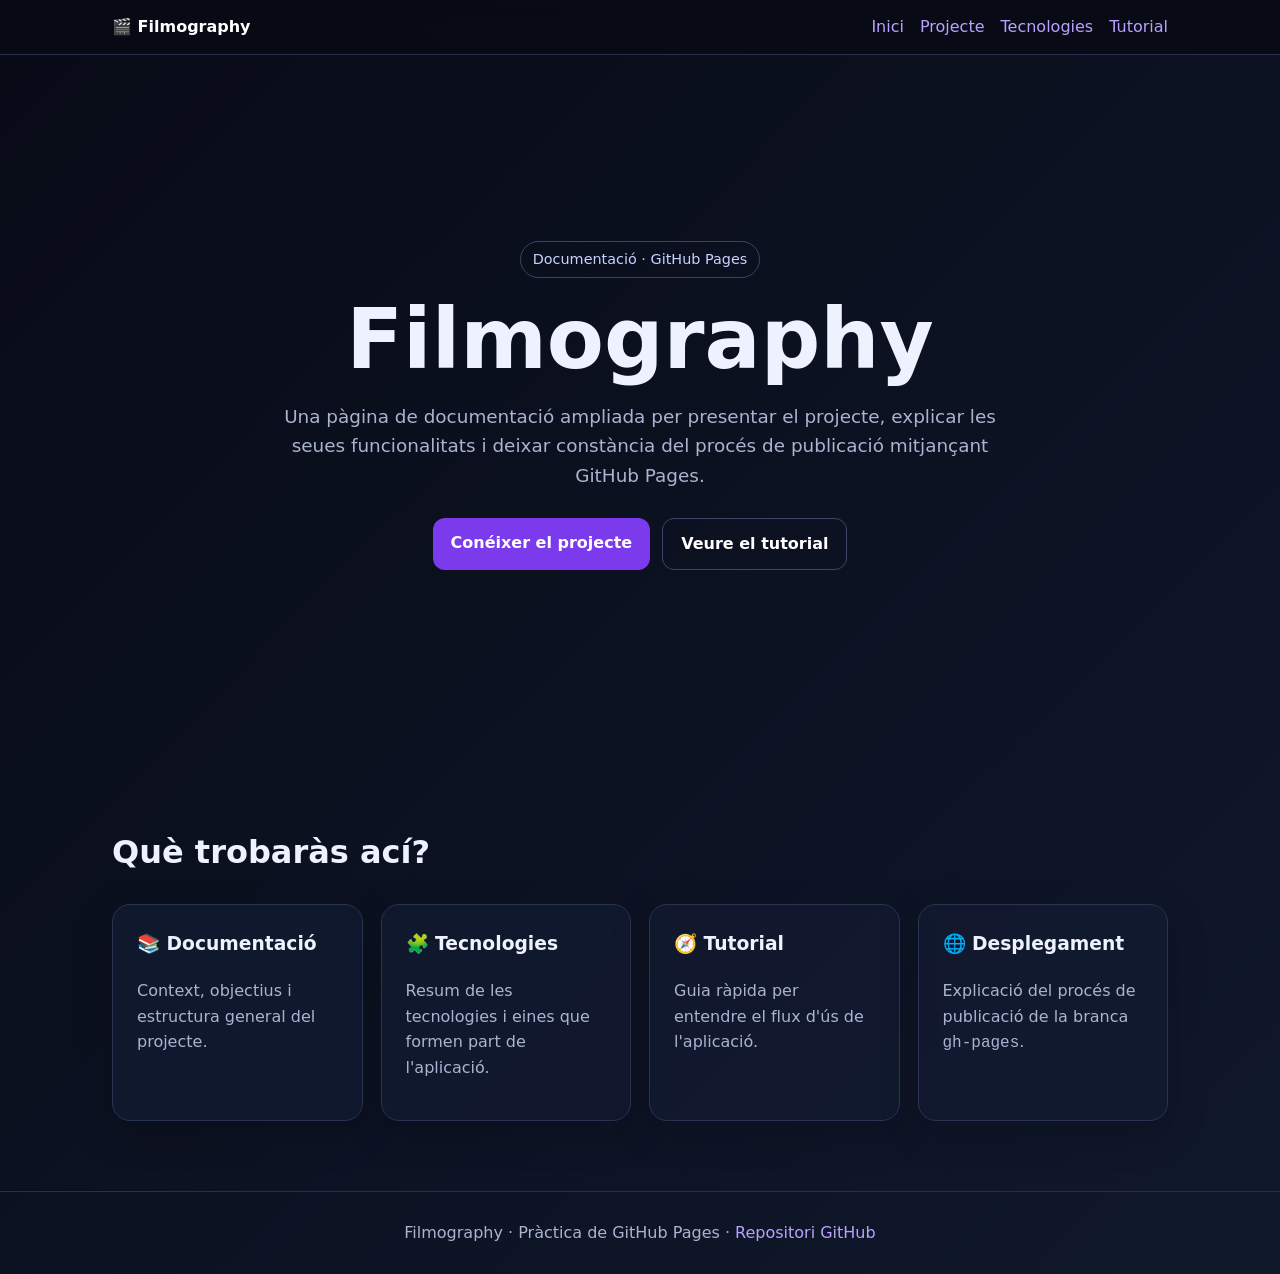
<file: index.html>
<!doctype html>
<html lang="ca">

<head>
    <meta charset="utf-8">
    <meta name="viewport" content="width=device-width, initial-scale=1">
    <title>Filmography · Inici</title>
    <link rel="stylesheet" href="css/style.css">
</head>

<body>
    <nav>
        <div class="nav">
            <a class="brand" href="index.html">🎬 Filmography</a>

            <div class="links">
                <a href="index.html">Inici</a>
                <a href="projecte.html">Projecte</a>
                <a href="tecnologies.html">Tecnologies</a>
                <a href="tutorial.html">Tutorial</a>
            </div>
        </div>
    </nav>

    <header class="hero container">
        <div>
            <span class="badge">Documentació · GitHub Pages</span>

            <h1>Filmography</h1>

            <p class="lead">
                Una pàgina de documentació ampliada per presentar el projecte,
                explicar les seues funcionalitats i deixar constància del procés
                de publicació mitjançant GitHub Pages.
            </p>

            <div class="buttons">
                <a class="btn" href="projecte.html">
                    Conéixer el projecte
                </a>

                <a class="btn alt" href="tutorial.html">
                    Veure el tutorial
                </a>
            </div>
        </div>
    </header>

    <main class="container">
        <h2>Què trobaràs ací?</h2>

        <div class="grid">
            <article class="card">
                <h3>📚 Documentació</h3>

                <p class="muted">
                    Context, objectius i estructura general del projecte.
                </p>
            </article>

            <article class="card">
                <h3>🧩 Tecnologies</h3>

                <p class="muted">
                    Resum de les tecnologies i eines que formen part de
                    l'aplicació.
                </p>
            </article>

            <article class="card">
                <h3>🧭 Tutorial</h3>

                <p class="muted">
                    Guia ràpida per entendre el flux d'ús de l'aplicació.
                </p>
            </article>

            <article class="card">
                <h3>🌐 Desplegament</h3>

                <p class="muted">
                    Explicació del procés de publicació de la branca
                    <code>gh-pages</code>.
                </p>
            </article>
        </div>
    </main>

    <footer>
        Filmography · Pràctica de GitHub Pages ·
        <a href="https://github.com/AxelTheFox/Filmography-v4">
            Repositori GitHub
        </a>
    </footer>
</body>

</html>
</file>
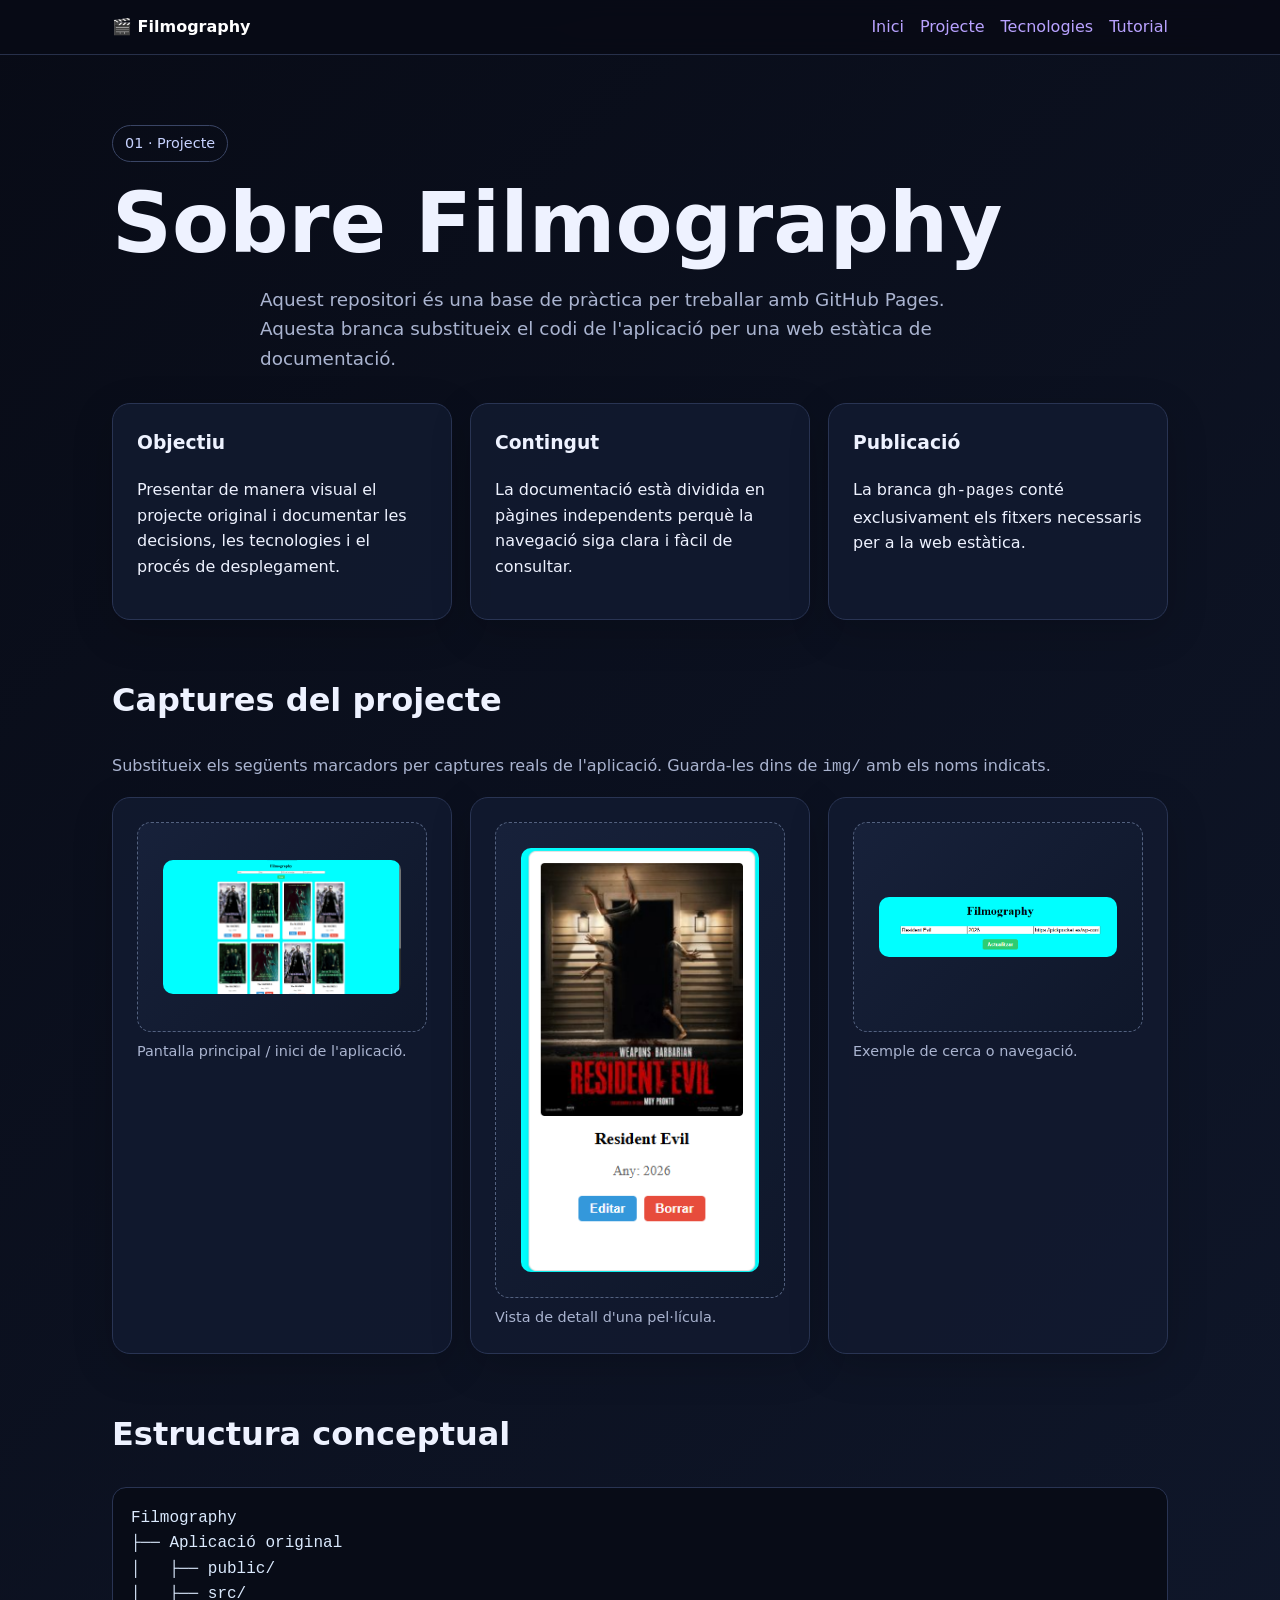
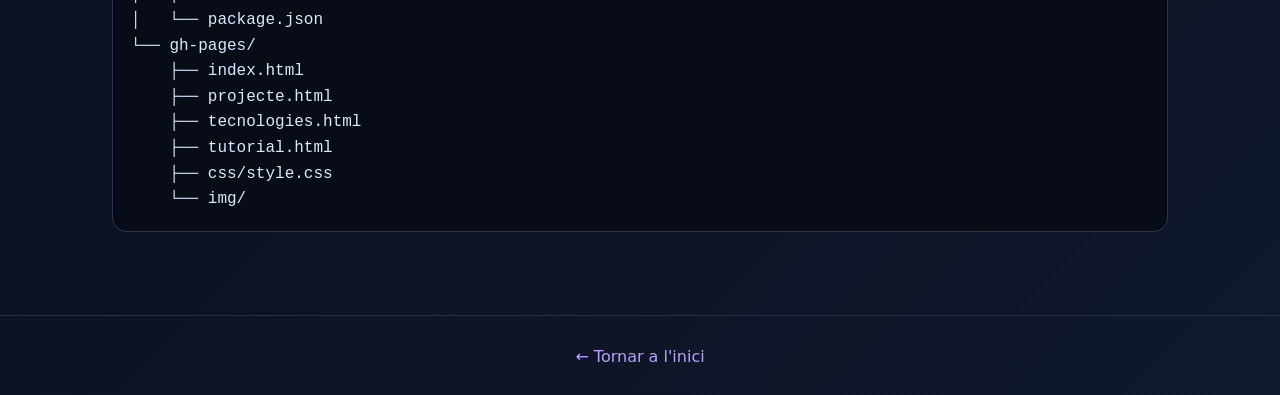
<file: projecte.html>
<!doctype html>
<html lang="ca">
<head>
    <meta charset="utf-8">
    <meta name="viewport" content="width=device-width, initial-scale=1">
    <title>Filmography · Projecte</title>
    <link rel="stylesheet" href="css/style.css">
</head>

<body>
    <nav>
        <div class="nav">
            <a class="brand" href="index.html">🎬 Filmography</a>

            <div class="links">
                <a href="index.html">Inici</a>
                <a href="projecte.html">Projecte</a>
                <a href="tecnologies.html">Tecnologies</a>
                <a href="tutorial.html">Tutorial</a>
            </div>
        </div>
    </nav>

    <main class="container">
        <span class="badge">01 · Projecte</span>

        <h1>Sobre Filmography</h1>

        <p class="lead">
            Aquest repositori és una base de pràctica per treballar amb GitHub Pages.
            Aquesta branca substitueix el codi de l'aplicació per una web estàtica
            de documentació.
        </p>

        <div class="grid" style="margin-top: 30px">
            <article class="card">
                <h3>Objectiu</h3>
                <p>
                    Presentar de manera visual el projecte original i documentar
                    les decisions, les tecnologies i el procés de desplegament.
                </p>
            </article>

            <article class="card">
                <h3>Contingut</h3>
                <p>
                    La documentació està dividida en pàgines independents perquè
                    la navegació siga clara i fàcil de consultar.
                </p>
            </article>

            <article class="card">
                <h3>Publicació</h3>
                <p>
                    La branca <code>gh-pages</code> conté exclusivament els fitxers
                    necessaris per a la web estàtica.
                </p>
            </article>
        </div>

        <h2 style="margin-top: 55px">Captures del projecte</h2>

        <p class="muted">
            Substitueix els següents marcadors per captures reals de l'aplicació.
            Guarda-les dins de <code>img/</code> amb els noms indicats.
        </p>

        <div class="grid">
    <figure class="card">
        <div class="shot">
            <img src="img/captura-inici.png" alt="Pantalla principal de l'aplicació">
        </div>

        <figcaption>
            Pantalla principal / inici de l'aplicació.
        </figcaption>
    </figure>

    <figure class="card">
        <div class="shot">
            <img src="img/captura-pelicula.png" alt="Vista de detall d'una pel·lícula">
        </div>

        <figcaption>
            Vista de detall d'una pel·lícula.
        </figcaption>
    </figure>

    <figure class="card">
        <div class="shot">
            <img src="img/captura-actualitzar.png" alt="Exemple de cerca o navegació">
        </div>

        <figcaption>
            Exemple de cerca o navegació.
        </figcaption>
    </figure>
</div>

        <h2 style="margin-top: 55px">Estructura conceptual</h2>

        <pre><code>Filmography
├── Aplicació original
│   ├── public/
│   ├── src/
│   └── package.json
└── gh-pages/
    ├── index.html
    ├── projecte.html
    ├── tecnologies.html
    ├── tutorial.html
    ├── css/style.css
    └── img/</code></pre>
    </main>

    <footer>
        <a href="index.html">← Tornar a l'inici</a>
    </footer>
</body>
</html>
</file>
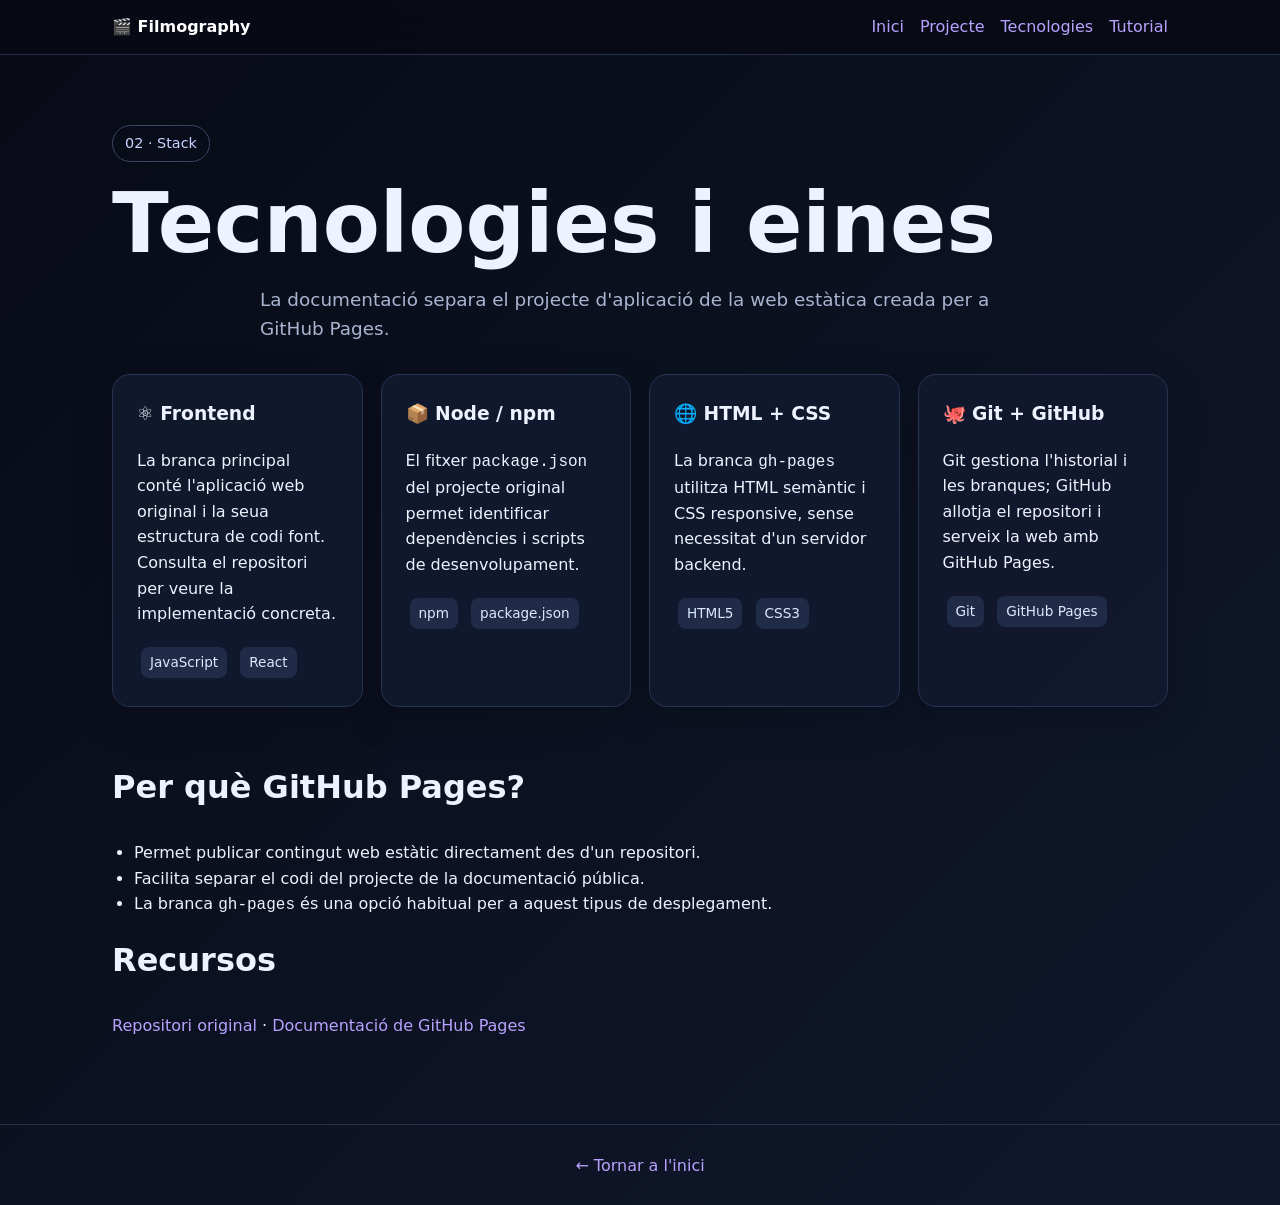
<file: tecnologies.html>
<!doctype html>
<html lang="ca">

<head>
    <meta charset="utf-8">
    <meta name="viewport" content="width=device-width, initial-scale=1">
    <title>Filmography · Tecnologies</title>
    <link rel="stylesheet" href="css/style.css">
</head>

<body>
    <nav>
        <div class="nav">
            <a class="brand" href="index.html">🎬 Filmography</a>

            <div class="links">
                <a href="index.html">Inici</a>
                <a href="projecte.html">Projecte</a>
                <a href="tecnologies.html">Tecnologies</a>
                <a href="tutorial.html">Tutorial</a>
            </div>
        </div>
    </nav>

    <main class="container">
        <span class="badge">02 · Stack</span>

        <h1>Tecnologies i eines</h1>

        <p class="lead">
            La documentació separa el projecte d'aplicació de la web estàtica
            creada per a GitHub Pages.
        </p>

        <div class="grid" style="margin-top: 30px">
            <article class="card">
                <h3>⚛️ Frontend</h3>

                <p>
                    La branca principal conté l'aplicació web original i la seua
                    estructura de codi font. Consulta el repositori per veure la
                    implementació concreta.
                </p>

                <span class="tag">JavaScript</span>
                <span class="tag">React</span>
            </article>

            <article class="card">
                <h3>📦 Node / npm</h3>

                <p>
                    El fitxer <code>package.json</code> del projecte original
                    permet identificar dependències i scripts de desenvolupament.
                </p>

                <span class="tag">npm</span>
                <span class="tag">package.json</span>
            </article>

            <article class="card">
                <h3>🌐 HTML + CSS</h3>

                <p>
                    La branca <code>gh-pages</code> utilitza HTML semàntic i CSS
                    responsive, sense necessitat d'un servidor backend.
                </p>

                <span class="tag">HTML5</span>
                <span class="tag">CSS3</span>
            </article>

            <article class="card">
                <h3>🐙 Git + GitHub</h3>

                <p>
                    Git gestiona l'historial i les branques; GitHub allotja el
                    repositori i serveix la web amb GitHub Pages.
                </p>

                <span class="tag">Git</span>
                <span class="tag">GitHub Pages</span>
            </article>
        </div>

        <h2 style="margin-top: 55px">Per què GitHub Pages?</h2>

        <ul>
            <li>
                Permet publicar contingut web estàtic directament des d'un
                repositori.
            </li>
            <li>
                Facilita separar el codi del projecte de la documentació pública.
            </li>
            <li>
                La branca <code>gh-pages</code> és una opció habitual per a aquest
                tipus de desplegament.
            </li>
        </ul>

        <h2>Recursos</h2>

        <p>
            <a href="https://github.com/AxelTheFox/Filmography-v4">
                Repositori original
            </a>
            ·
            <a href="https://docs.github.com/en/pages">
                Documentació de GitHub Pages
            </a>
        </p>
    </main>

    <footer>
        <a href="index.html">← Tornar a l'inici</a>
    </footer>
</body>

</html>
</file>
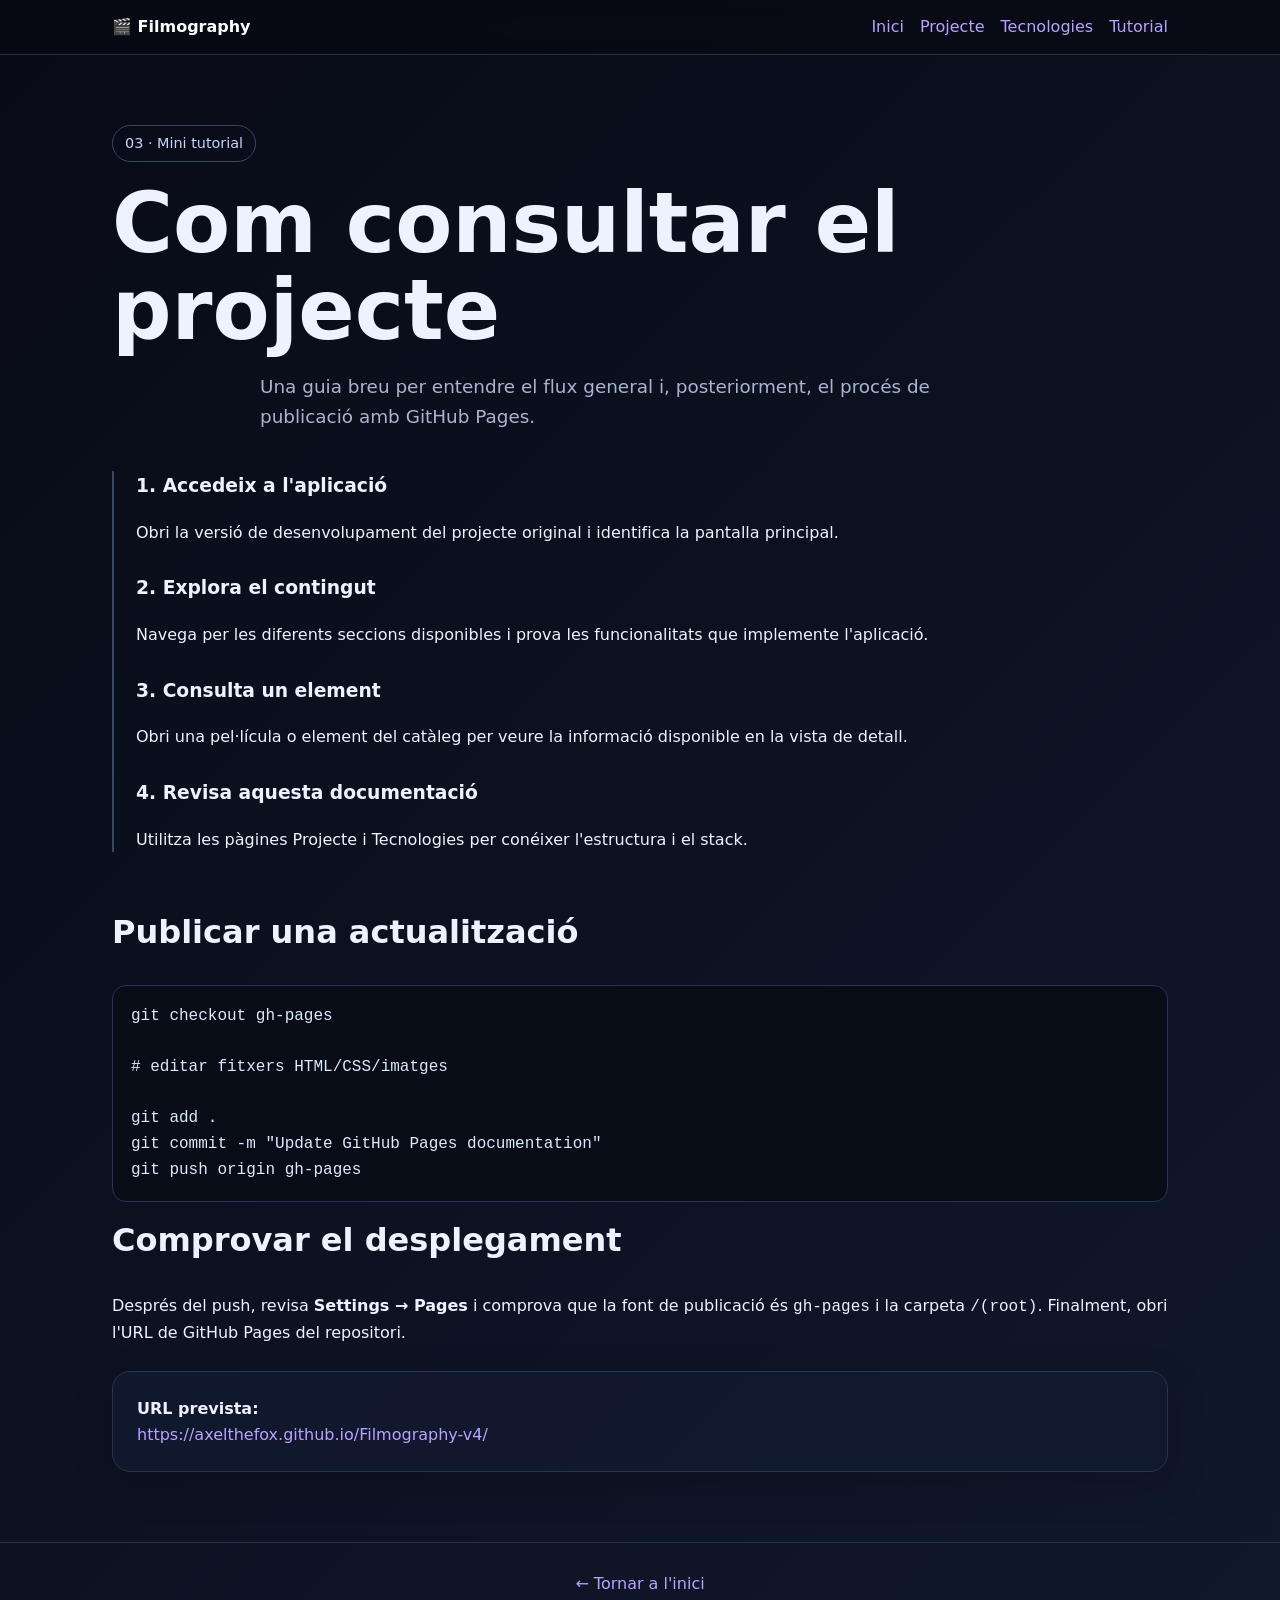
<file: tutorial.html>
<!doctype html>
<html lang="ca">

<head>
    <meta charset="utf-8">
    <meta name="viewport" content="width=device-width, initial-scale=1">
    <title>Filmography · Tutorial</title>
    <link rel="stylesheet" href="css/style.css">
</head>

<body>
    <nav>
        <div class="nav">
            <a class="brand" href="index.html">🎬 Filmography</a>

            <div class="links">
                <a href="index.html">Inici</a>
                <a href="projecte.html">Projecte</a>
                <a href="tecnologies.html">Tecnologies</a>
                <a href="tutorial.html">Tutorial</a>
            </div>
        </div>
    </nav>

    <main class="container">
        <span class="badge">03 · Mini tutorial</span>

        <h1>Com consultar el projecte</h1>

        <p class="lead">
            Una guia breu per entendre el flux general i, posteriorment, el procés
            de publicació amb GitHub Pages.
        </p>

        <div class="timeline" style="margin-top: 40px">
            <div class="step">
                <h3>1. Accedeix a l'aplicació</h3>

                <p>
                    Obri la versió de desenvolupament del projecte original i
                    identifica la pantalla principal.
                </p>
            </div>

            <div class="step">
                <h3>2. Explora el contingut</h3>

                <p>
                    Navega per les diferents seccions disponibles i prova les
                    funcionalitats que implemente l'aplicació.
                </p>
            </div>

            <div class="step">
                <h3>3. Consulta un element</h3>

                <p>
                    Obri una pel·lícula o element del catàleg per veure la
                    informació disponible en la vista de detall.
                </p>
            </div>

            <div class="step">
                <h3>4. Revisa aquesta documentació</h3>

                <p>
                    Utilitza les pàgines Projecte i Tecnologies per conéixer
                    l'estructura i el stack.
                </p>
            </div>
        </div>

        <h2 style="margin-top: 55px">Publicar una actualització</h2>

        <pre><code>git checkout gh-pages

# editar fitxers HTML/CSS/imatges

git add .
git commit -m "Update GitHub Pages documentation"
git push origin gh-pages</code></pre>

        <h2>Comprovar el desplegament</h2>

        <p>
            Després del push, revisa <strong>Settings → Pages</strong> i comprova
            que la font de publicació és <code>gh-pages</code> i la carpeta
            <code>/(root)</code>. Finalment, obri l'URL de GitHub Pages del
            repositori.
        </p>

        <div class="card" style="margin-top: 25px">
            <strong>URL prevista:</strong>
            <br>
            <a href="https://axelthefox.github.io/Filmography-v4/">
                https://axelthefox.github.io/Filmography-v4/
            </a>
        </div>
    </main>

    <footer>
        <a href="index.html">← Tornar a l'inici</a>
    </footer>
</body>

</html>
</file>
<file: css/style.css>
:root {
    --bg: #0b1020;
    --panel: #121a2f;
    --text: #eef2ff;
    --muted: #aab4d0;
    --accent: #7c3aed;
    --accent2: #22d3ee;
}

* {
    box-sizing: border-box;
}

html {
    scroll-behavior: smooth;
}

body {
    margin: 0;
    font-family: Inter, system-ui, -apple-system, Segoe UI, sans-serif;
    background: linear-gradient(135deg, #080b16, #10182c);
    color: var(--text);
    line-height: 1.6;
}

a {
    color: #b9a2ff;
    text-decoration: none;
}

a:hover {
    text-decoration: underline;
}

nav {
    position: sticky;
    top: 0;
    z-index: 10;
    background: rgba(8, 11, 22, 0.9);
    backdrop-filter: blur(10px);
    border-bottom: 1px solid #27304a;
}

.nav {
    max-width: 1100px;
    margin: auto;
    padding: 14px 22px;
    display: flex;
    gap: 20px;
    align-items: center;
    justify-content: space-between;
}

.brand {
    font-weight: 800;
    color: white;
}

.links {
    display: flex;
    gap: 16px;
    flex-wrap: wrap;
}

.container {
    max-width: 1100px;
    margin: auto;
    padding: 70px 22px;
}

.hero {
    min-height: 78vh;
    display: grid;
    place-items: center;
    text-align: center;
}

.badge {
    display: inline-block;
    padding: 6px 12px;
    border: 1px solid #3a4565;
    border-radius: 999px;
    color: #c7d2fe;
    font-size: 0.9rem;
}

h1 {
    font-size: clamp(2.5rem, 7vw, 5.2rem);
    line-height: 1.05;
    margin: 18px 0;
}

h2 {
    font-size: 2rem;
    margin-top: 0;
}

.lead {
    max-width: 760px;
    margin: 0 auto;
    color: var(--muted);
    font-size: 1.15rem;
}

.buttons {
    margin-top: 28px;
    display: flex;
    gap: 12px;
    justify-content: center;
    flex-wrap: wrap;
}

.btn {
    padding: 12px 18px;
    border-radius: 12px;
    background: var(--accent);
    color: white;
    font-weight: 700;
}

.btn.alt {
    background: transparent;
    border: 1px solid #3b4666;
}

.grid {
    display: grid;
    grid-template-columns: repeat(auto-fit, minmax(240px, 1fr));
    gap: 18px;
}

.card {
    background: rgba(18, 26, 47, 0.88);
    border: 1px solid #293453;
    border-radius: 18px;
    padding: 24px;
    box-shadow: 0 12px 40px rgba(0, 0, 0, 0.18);
}

.card h3 {
    margin-top: 0;
}

.muted {
    color: var(--muted);
}

.tag {
    display: inline-block;
    margin: 4px;
    padding: 5px 9px;
    border-radius: 8px;
    background: #202b48;
    color: #dbeafe;
    font-size: 0.85rem;
}

figure {
    margin: 0;
}

.shot {
    min-height: 210px;
    border-radius: 14px;
    border: 1px dashed #53617f;
    background: linear-gradient(135deg, #17213a, #0f172a);
    display: grid;
    place-items: center;
    text-align: center;
    padding: 25px;
    color: #9ca9c7;
}

.shot img {
    display: block;
    width: 100%;
    height: auto;
    max-width: 100%;
    border-radius: 10px;
}

figcaption {
    font-size: 0.9rem;
    color: var(--muted);
    margin-top: 8px;
}

pre {
    overflow: auto;
    background: #080c17;
    border: 1px solid #293453;
    border-radius: 14px;
    padding: 18px;
    color: #dbeafe;
}

code {
    font-family: ui-monospace, SFMono-Regular, Menlo, monospace;
}

footer {
    border-top: 1px solid #27304a;
    color: var(--muted);
    text-align: center;
    padding: 28px;
}

ul {
    padding-left: 22px;
}

.timeline {
    border-left: 2px solid #3b4666;
    padding-left: 22px;
}

.step {
    margin: 0 0 28px;
}

@media (max-width: 650px) {
    .links {
        display: none;
    }

    .container {
        padding: 48px 18px;
    }
}
</file>
